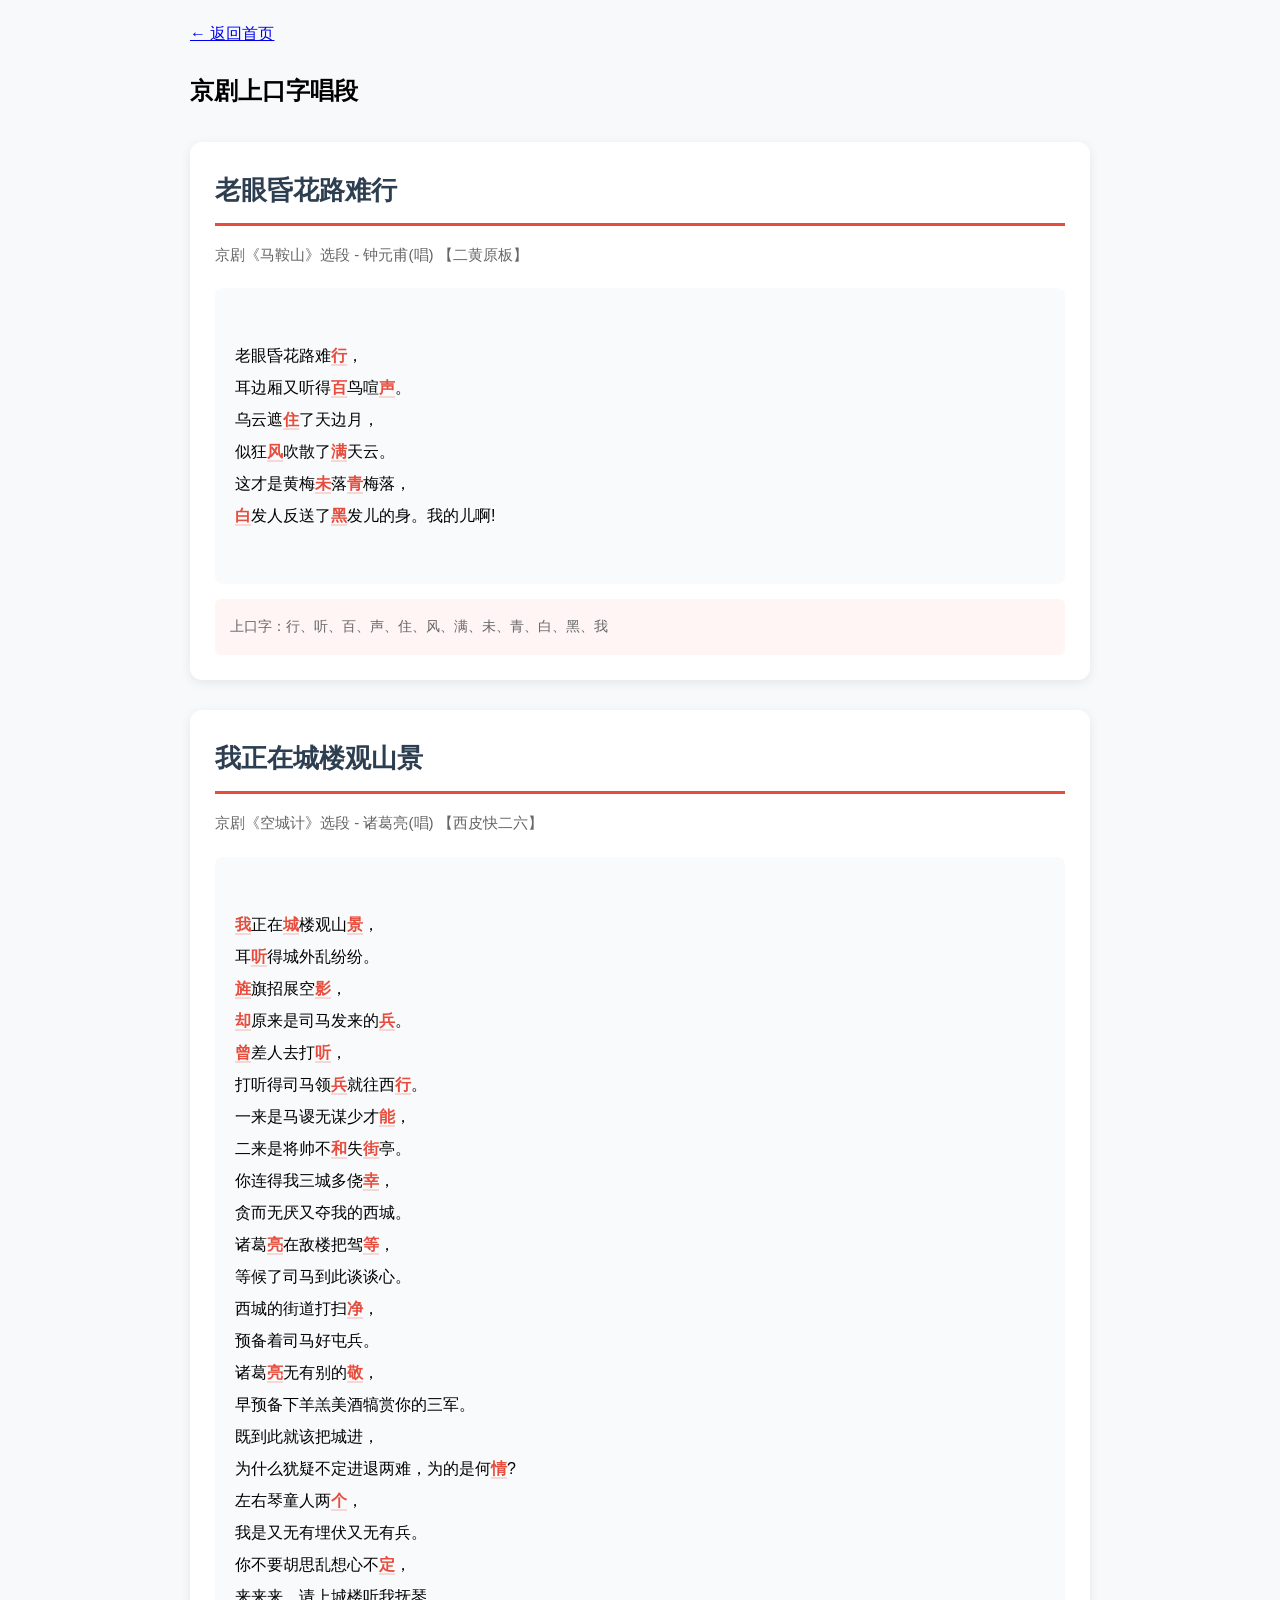
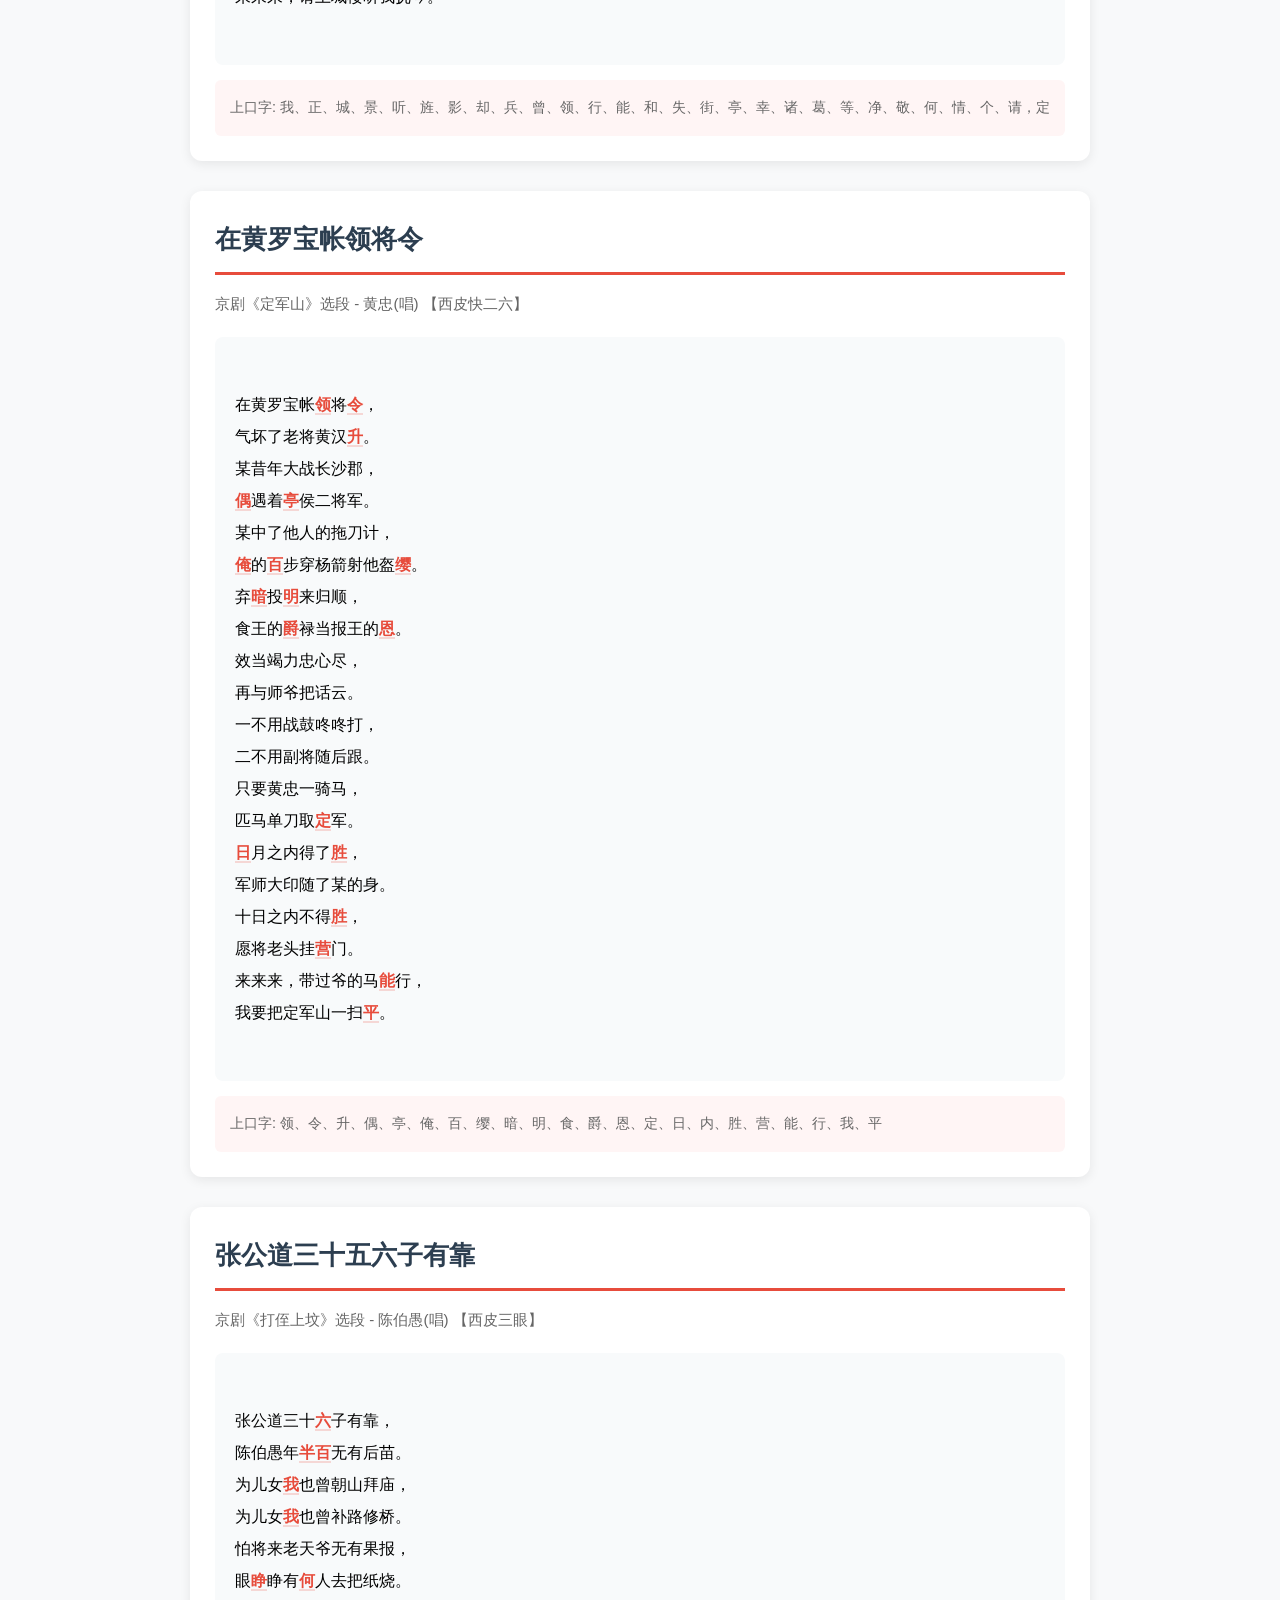
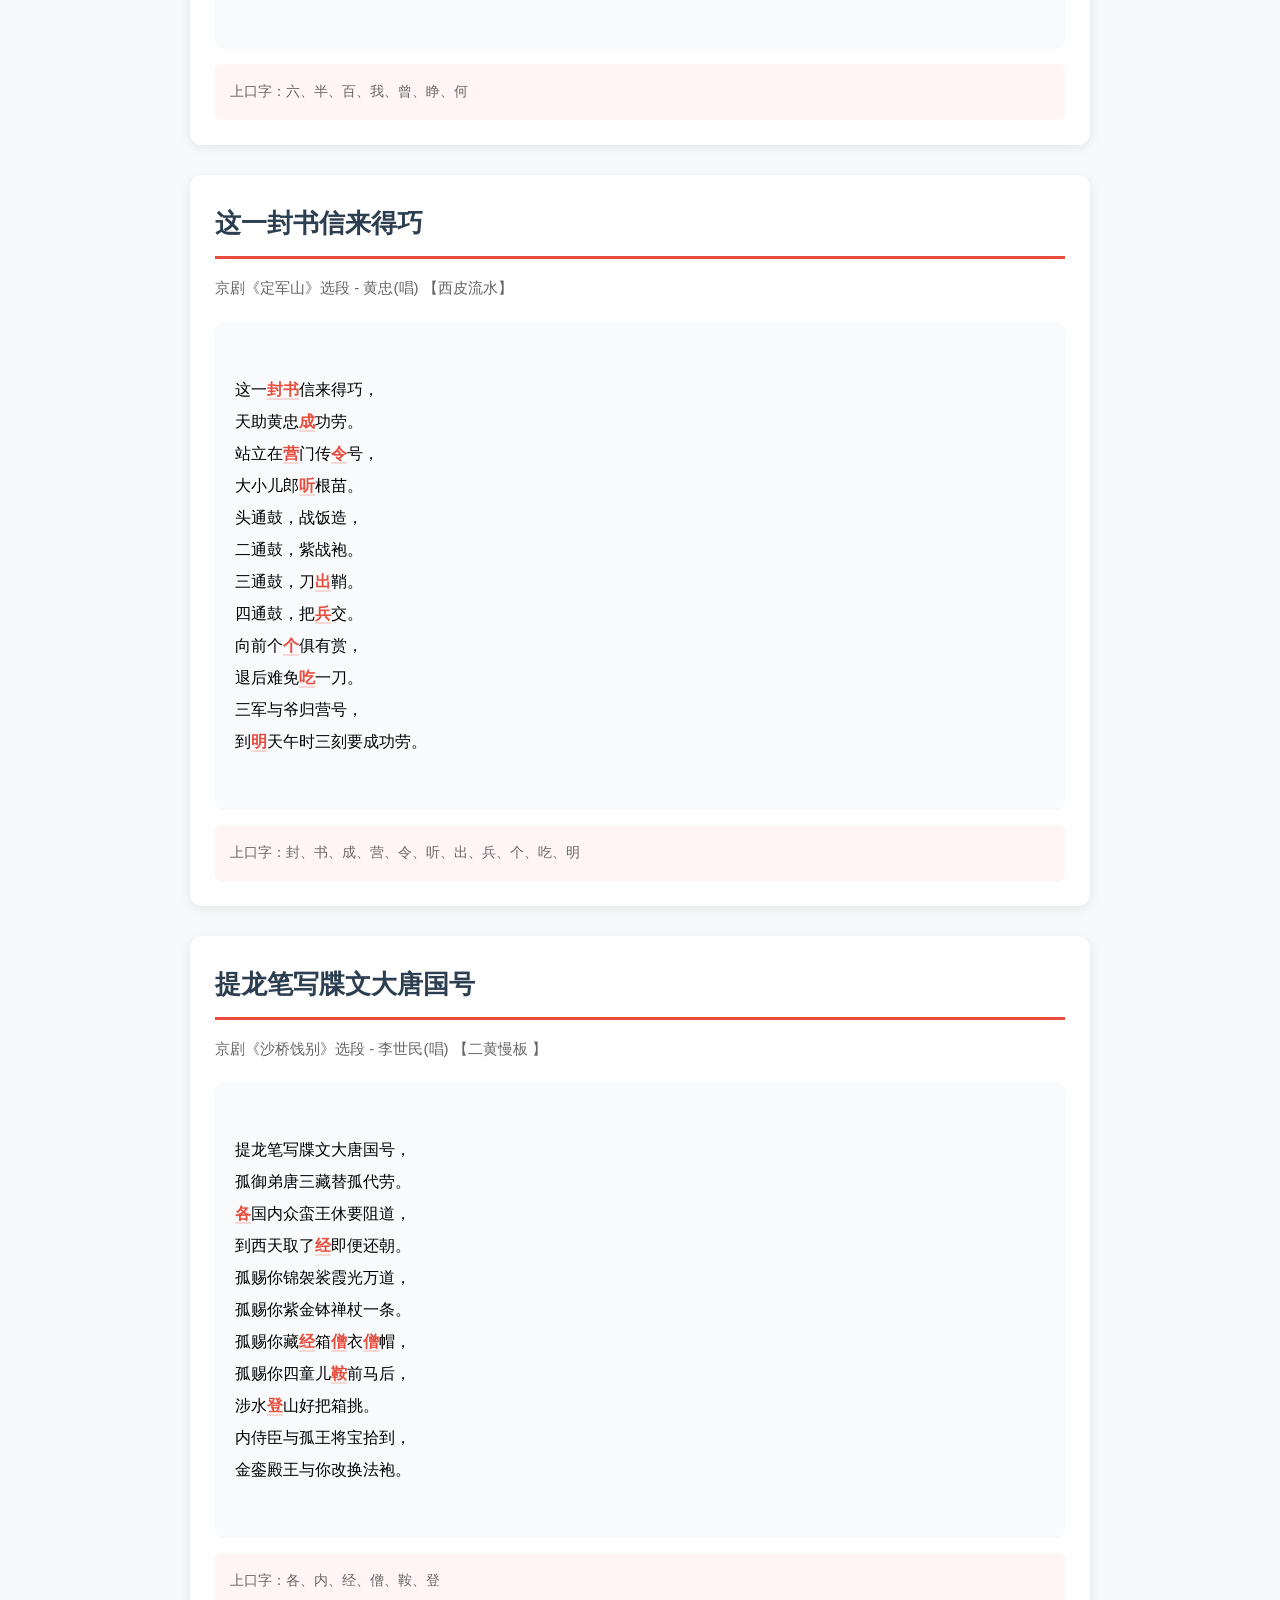
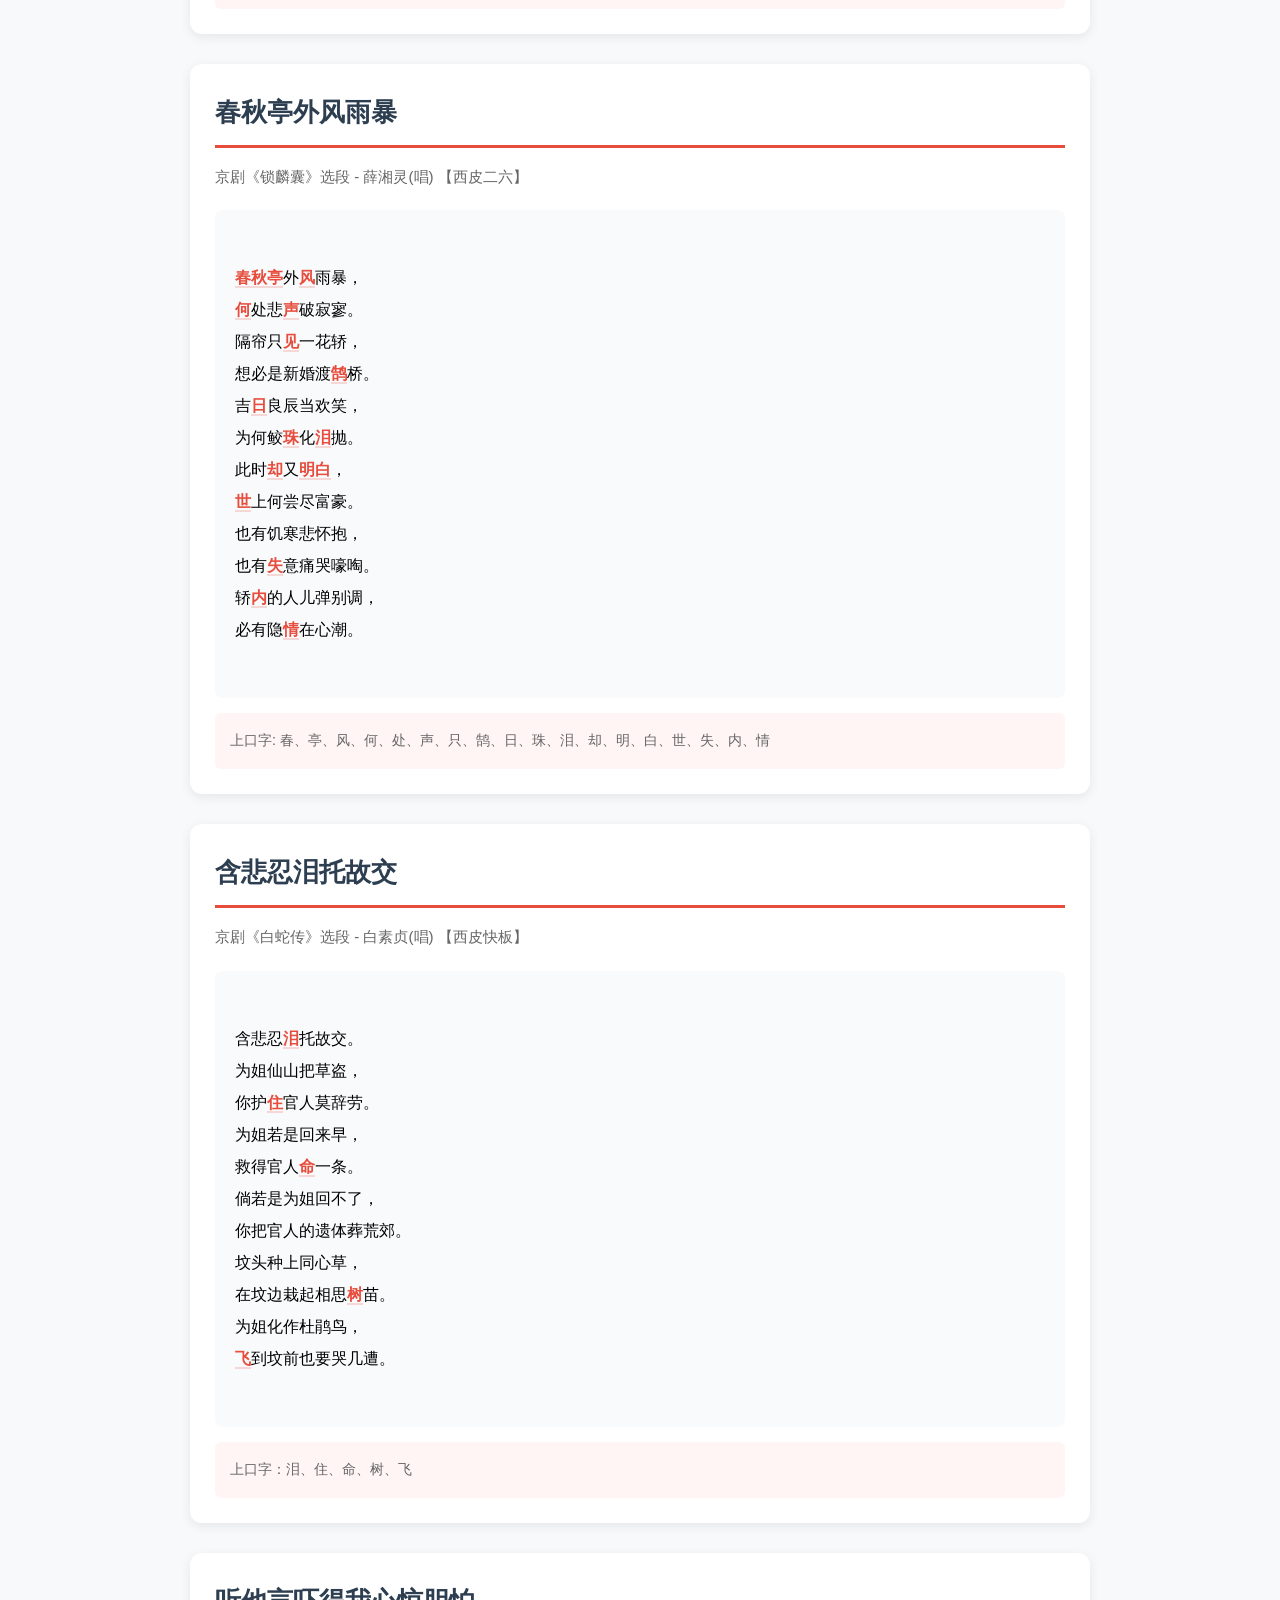
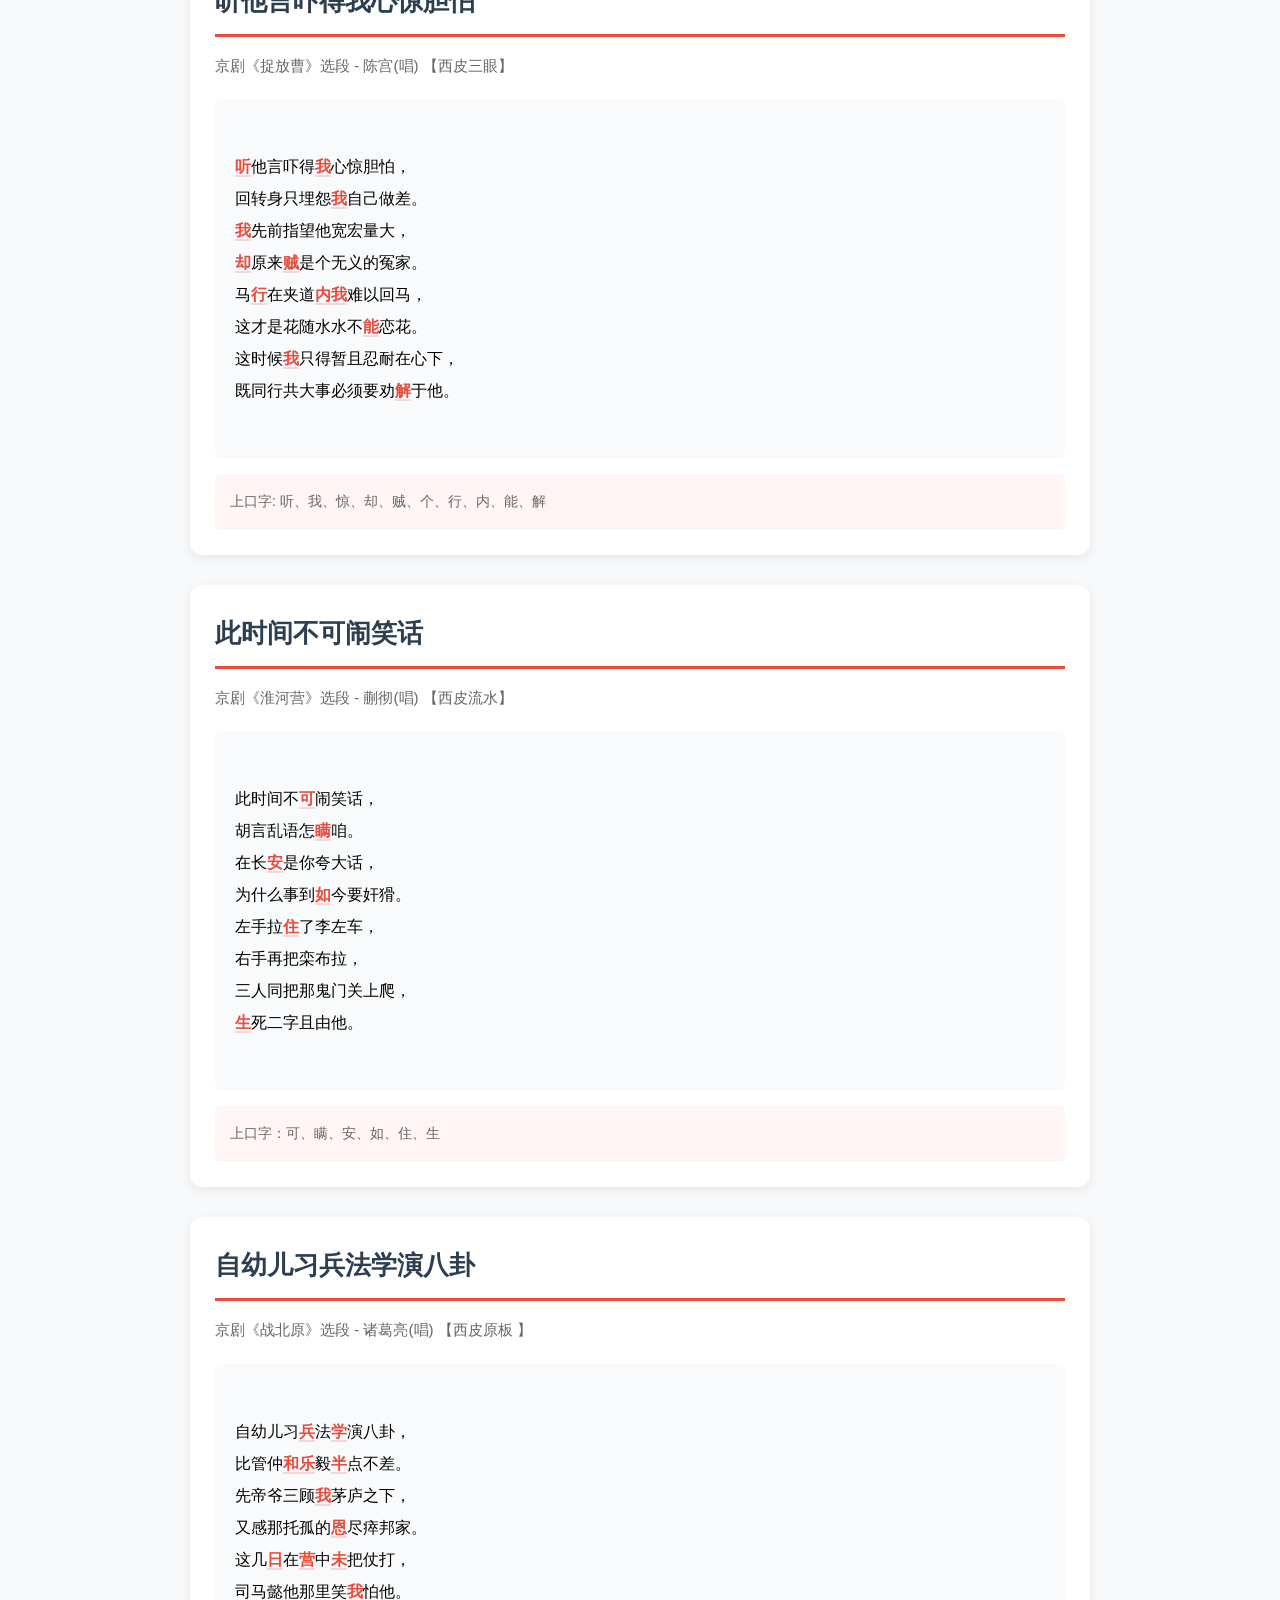
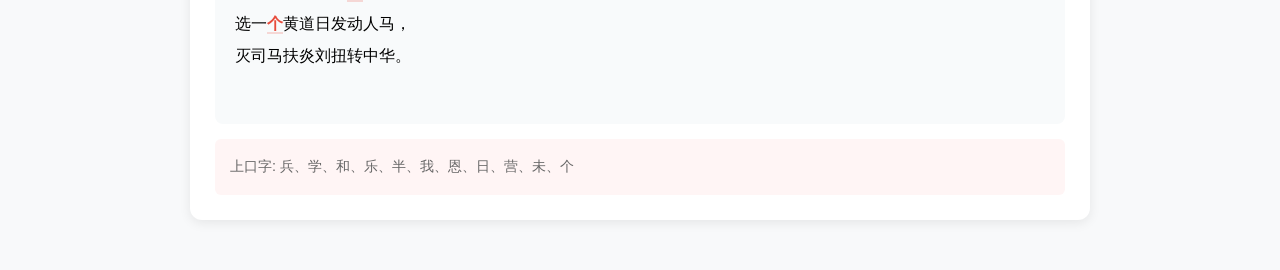
<file: examples.html>
<!DOCTYPE html>
<html lang="zh-CN">
<head>
    <meta charset="UTF-8">
    <meta name="viewport" content="width=device-width, initial-scale=1.0">
    <title>京剧上口字完整唱段示例</title>
    <style>
        body { font-family: 'Microsoft YaHei', SimSun, sans-serif; line-height: 1.8; max-width: 900px; margin: 0 auto; padding: 20px; background: #f8f9fa; }
        .opera-card { background: white; padding: 25px; margin: 30px 0; border-radius: 12px; box-shadow: 0 3px 12px rgba(0,0,0,0.08); transition: transform 0.2s; }
        .opera-card:hover { transform: translateY(-3px); }
        .opera-title { color: #2c3e50; font-size: 1.6em; margin: 0 0 15px; padding-bottom: 10px; border-bottom: 3px solid #e74c3c; }
        .opera-meta { color: #666; font-size: 0.95em; margin-bottom: 20px; }
        .lyrics-container { background: #f8fafb; padding: 20px; border-radius: 8px; white-space: pre-wrap; font-size: 16px; line-height: 2; }
        .highlight { color: #e74c3c; font-weight: 600; position: relative; }
        .highlight::after { content: ""; position: absolute; bottom: -2px; left: 0; width: 100%; height: 2px; background: rgba(231, 76, 60, 0.2); }
        .notation { margin-top: 15px; padding: 15px; background: #fff5f5; border-radius: 6px; font-size: 0.9em; color: #666; }
        @media (max-width: 768px) { /* 移动端样式保持原样 */ }
    </style>
</head>
<body>
    <div class="container function-page">
        <a href="index.html" class="back-link">← 返回首页</a>
        <h2>京剧上口字唱段</h2>
        <div class="zhe-accordion" id="zheContainer"></div>
    </div>

<!-- 马鞍山 -->
<div class="opera-card">
    <h2 class="opera-title">老眼昏花路难行</h2>
    <div class="opera-meta">京剧《马鞍山》选段 - 钟元甫(唱) 【二黄原板】</div>
    <div class="lyrics-container">
老眼昏花路难<span class="highlight">行</span>，
耳边厢又听得<span class="highlight">百</span>鸟喧<span class="highlight">声</span>。
乌云遮<span class="highlight">住</span>了天边月，
似狂<span class="highlight">风</span>吹散了<span class="highlight">满</span>天云。
这才是黄梅<span class="highlight">未</span>落<span class="highlight">青</span>梅落，
<span class="highlight">白</span>发人反送了<span class="highlight">黑</span>发儿的身。我的儿啊!
    </div>
    <div class="notation">上口字：行、听、百、声、住、风、满、未、青、白、黑、我</div>
</div>

<!-- 空城计 -->
<div class="opera-card">
    <h2 class="opera-title">我正在城楼观山景</h2>
    <div class="opera-meta">京剧《空城计》选段 - 诸葛亮(唱) 【西皮快二六】</div>
    <div class="lyrics-container">
<span class="highlight">我</span>正在<span class="highlight">城</span>楼观山<span class="highlight">景</span>，
耳<span class="highlight">听</span>得城外乱纷纷。
<span class="highlight">旌</span>旗招展空<span class="highlight">影</span>，
<span class="highlight">却</span>原来是司马发来的<span class="highlight">兵</span>。
<span class="highlight">曾</span>差人去打<span class="highlight">听</span>，
打听得司马领<span class="highlight">兵</span>就往西<span class="highlight">行</span>。
一来是马谡无谋少才<span class="highlight">能</span>，
二来是将帅不<span class="highlight">和</span>失<span class="highlight">街</span>亭。
你连得我三城多侥<span class="highlight">幸</span>，
贪而无厌又夺我的西城。
诸葛<span class="highlight">亮</span>在敌楼把驾<span class="highlight">等</span>，
等候了司马到此谈谈心。
西城的街道打扫<span class="highlight">净</span>，
预备着司马好屯兵。
诸葛<span class="highlight">亮</span>无有别的<span class="highlight">敬</span>，
早预备下羊羔美酒犒赏你的三军。
既到此就该把城进，
为什么犹疑不定进退两难，为的是何<span class="highlight">情</span>?
左右琴童人两<span class="highlight">个</span>，
我是又无有埋伏又无有兵。
你不要胡思乱想心不<span class="highlight">定</span>，
来来来，请上城楼听我抚琴。
    </div>
    <div class="notation">上口字: 我、正、城、景、听、旌、影、却、兵、曾、领、行、能、和、失、街、亭、幸、诸、葛、等、净、敬、何、情、个、请，定</div>
</div>

<!-- 定军山 -->
<div class="opera-card">
    <h2 class="opera-title">在黄罗宝帐领将令</h2>
    <div class="opera-meta">京剧《定军山》选段 - 黄忠(唱) 【西皮快二六】</div>
    <div class="lyrics-container">
在黄罗宝帐<span class="highlight">领</span>将<span class="highlight">令</span>，
气坏了老将黄汉<span class="highlight">升</span>。
某昔年大战长沙郡，
<span class="highlight">偶</span>遇着<span class="highlight">亭</span>侯二将军。
某中了他人的拖刀计，
<span class="highlight">俺</span>的<span class="highlight">百</span>步穿杨箭射他盔<span class="highlight">缨</span>。
弃<span class="highlight">暗</span>投<span class="highlight">明</span>来归顺，
食王的<span class="highlight">爵</span>禄当报王的<span class="highlight">恩</span>。
效当竭力忠心尽，
再与师爷把话云。
一不用战鼓咚咚打，
二不用副将随后跟。
只要黄忠一骑马，
匹马单刀取<span class="highlight">定</span>军。
<span class="highlight">日</span>月之内得了<span class="highlight">胜</span>，
军师大印随了某的身。
十日之内不得<span class="highlight">胜</span>，
愿将老头挂<span class="highlight">营</span>门。
来来来，带过爷的马<span class="highlight">能</span>行，
我要把定军山一扫<span class="highlight">平</span>。
    </div>
    <div class="notation">上口字: 领、令、升、偶、亭、俺、百、缨、暗、明、食、爵、恩、定、日、内、胜、营、能、行、我、平</div>
</div>

<!-- 打侄上坟 -->
<div class="opera-card">
    <h2 class="opera-title">张公道三十五六子有靠</h2>
    <div class="opera-meta">京剧《打侄上坟》选段 - 陈伯愚(唱) 【西皮三眼】</div>
    <div class="lyrics-container">
张公道三十<span class="highlight">六</span>子有靠，
陈伯愚年<span class="highlight">半</span><span class="highlight">百</span>无有后苗。
为儿女<span class="highlight">我</span>也曾朝山拜庙，
为儿女<span class="highlight">我</span>也曾补路修桥。
怕将来老天爷无有果报，
眼<span class="highlight">睁</span>睁有<span class="highlight">何</span>人去把纸烧。
    </div>
    <div class="notation">上口字：六、半、百、我、曾、睁、何</div>
</div>

<!-- 定军山2 -->
<div class="opera-card">
    <h2 class="opera-title">这一封书信来得巧</h2>
    <div class="opera-meta">京剧《定军山》选段 - 黄忠(唱) 【西皮流水】</div>
    <div class="lyrics-container">
这一<span class="highlight">封</span><span class="highlight">书</span>信来得巧，
天助黄忠<span class="highlight">成</span>功劳。
站立在<span class="highlight">营</span>门传<span class="highlight">令</span>号，
大小儿郎<span class="highlight">听</span>根苗。
头通鼓，战饭造，
二通鼓，紫战袍。
三通鼓，刀<span class="highlight">出</span>鞘。
四通鼓，把<span class="highlight">兵</span>交。
向前个<span class="highlight">个</span>俱有赏，
退后难免<span class="highlight">吃</span>一刀。
三军与爷归营号，
到<span class="highlight">明</span>天午时三刻要成功劳。
    </div>
    <div class="notation">上口字：封、书、成、营、令、听、出、兵、个、吃、明</div>
</div>

<!-- 沙桥饯别 -->
<div class="opera-card">
    <h2 class="opera-title">提龙笔写牒文大唐国号</h2>
    <div class="opera-meta">京剧《沙桥饯别》选段 - 李世民(唱) 【二黄慢板 】</div>
    <div class="lyrics-container">
提龙笔写牒文大唐国号，
孤御弟唐三藏替孤代劳。
<span class="highlight">各</span>国内众蛮王休要阻道，
到西天取了<span class="highlight">经</span>即便还朝。
孤赐你锦袈裟霞光万道，
孤赐你紫金钵禅杖一条。
孤赐你藏<span class="highlight">经</span>箱<span class="highlight">僧</span>衣<span class="highlight">僧</span>帽，
孤赐你四童儿<span class="highlight">鞍</span>前马后，
涉水<span class="highlight">登</span>山好把箱挑。
内侍臣与孤王将宝拾到，
金銮殿王与你改换法袍。
    </div>
    <div class="notation">上口字：各、内、经、僧、鞍、登</div>
</div>

<!-- 锁麟囊 -->
<div class="opera-card">
    <h2 class="opera-title">春秋亭外风雨暴</h2>
    <div class="opera-meta">京剧《锁麟囊》选段 - 薛湘灵(唱) 【西皮二六】</div>
    <div class="lyrics-container">
<span class="highlight">春</span><span class="highlight">秋</span><span class="highlight">亭</span>外<span class="highlight">风</span>雨暴，
<span class="highlight">何</span>处悲<span class="highlight">声</span>破寂寥。
隔帘只<span class="highlight">见</span>一花轿，
想必是新婚渡<span class="highlight">鹄</span>桥。
吉<span class="highlight">日</span>良辰当欢笑，
为何鲛<span class="highlight">珠</span>化<span class="highlight">泪</span>抛。
此时<span class="highlight">却</span>又<span class="highlight">明</span><span class="highlight">白</span>，
<span class="highlight">世</span>上何尝尽富豪。
也有饥寒悲怀抱，
也有<span class="highlight">失</span>意痛哭嚎啕。
轿<span class="highlight">内</span>的人儿弹别调，
必有隐<span class="highlight">情</span>在心潮。
    </div>
    <div class="notation">上口字: 春、亭、风、何、处、声、只、鹄、日、珠、泪、却、明、白、世、失、内、情</div>
</div>

<!-- 白蛇传 -->
<div class="opera-card">
    <h2 class="opera-title">含悲忍泪托故交</h2>
    <div class="opera-meta">京剧《白蛇传》选段 - 白素贞(唱) 【西皮快板】</div>
    <div class="lyrics-container">
含悲忍<span class="highlight">泪</span>托故交。
为姐仙山把草盗，
你护<span class="highlight">住</span>官人莫辞劳。
为姐若是回来早，
救得官人<span class="highlight">命</span>一条。
倘若是为姐回不了，
你把官人的遗体葬荒郊。
坟头种上同心草，
在坟边栽起相思<span class="highlight">树</span>苗。
为姐化作杜鹃鸟，
<span class="highlight">飞</span>到坟前也要哭几遭。
    </div>
    <div class="notation">上口字：泪、住、命、树、飞</div>
</div>

<!-- 捉放曹 -->
<div class="opera-card">
    <h2 class="opera-title">听他言吓得我心惊胆怕</h2>
    <div class="opera-meta">京剧《捉放曹》选段 - 陈宫(唱) 【西皮三眼】</div>
    <div class="lyrics-container">
<span class="highlight">听</span>他言吓得<span class="highlight">我</span>心惊胆怕，
回转身只埋怨<span class="highlight">我</span>自己做差。
<span class="highlight">我</span>先前指望他宽宏量大，
<span class="highlight">却</span>原来<span class="highlight">贼</span>是个无义的冤家。
马<span class="highlight">行</span>在夹道<span class="highlight">内</span><span class="highlight">我</span>难以回马，
这才是花随水水不<span class="highlight">能</span>恋花。
这时候<span class="highlight">我</span>只得暂且忍耐在心下，
既同行共大事必须要劝<span class="highlight">解</span>于他。
    </div>
    <div class="notation">上口字: 听、我、惊、却、贼、个、行、内、能、解</div>
</div>

<!-- 淮河营 -->
<div class="opera-card">
    <h2 class="opera-title">此时间不可闹笑话</h2>
    <div class="opera-meta">京剧《淮河营》选段 - 蒯彻(唱) 【西皮流水】</div>
    <div class="lyrics-container">
此时间不<span class="highlight">可</span>闹笑话，
胡言乱语怎<span class="highlight">瞒</span>咱。
在长<span class="highlight">安</span>是你夸大话，
为什么事到<span class="highlight">如</span>今要奸猾。
左手拉<span class="highlight">住</span>了李左车，
右手再把栾布拉，
三人同把那鬼门关上爬，
<span class="highlight">生</span>死二字且由他。
    </div>
    <div class="notation">上口字：可、瞒、安、如、住、生</div>
</div>

<!-- 战北原 -->
<div class="opera-card">
    <h2 class="opera-title">自幼儿习兵法学演八卦</h2>
    <div class="opera-meta">京剧《战北原》选段 - 诸葛亮(唱) 【西皮原板 】</div>
    <div class="lyrics-container">
自幼儿习<span class="highlight">兵</span>法<span class="highlight">学</span>演八卦，
比管仲<span class="highlight">和</span><span class="highlight">乐</span>毅<span class="highlight">半</span>点不差。
先帝爷三顾<span class="highlight">我</span>茅庐之下，
又感那托孤的<span class="highlight">恩</span>尽瘁邦家。
这几<span class="highlight">日</span>在<span class="highlight">营</span>中<span class="highlight">未</span>把仗打，
司马懿他那里笑<span class="highlight">我</span>怕他。
选一<span class="highlight">个</span>黄道日发动人马，
灭司马扶炎刘扭转中华。
    </div>
    <div class="notation">上口字: 兵、学、和、乐、半、我、恩、日、营、未、个</div>
</div>

</body>
</html>
</file>
